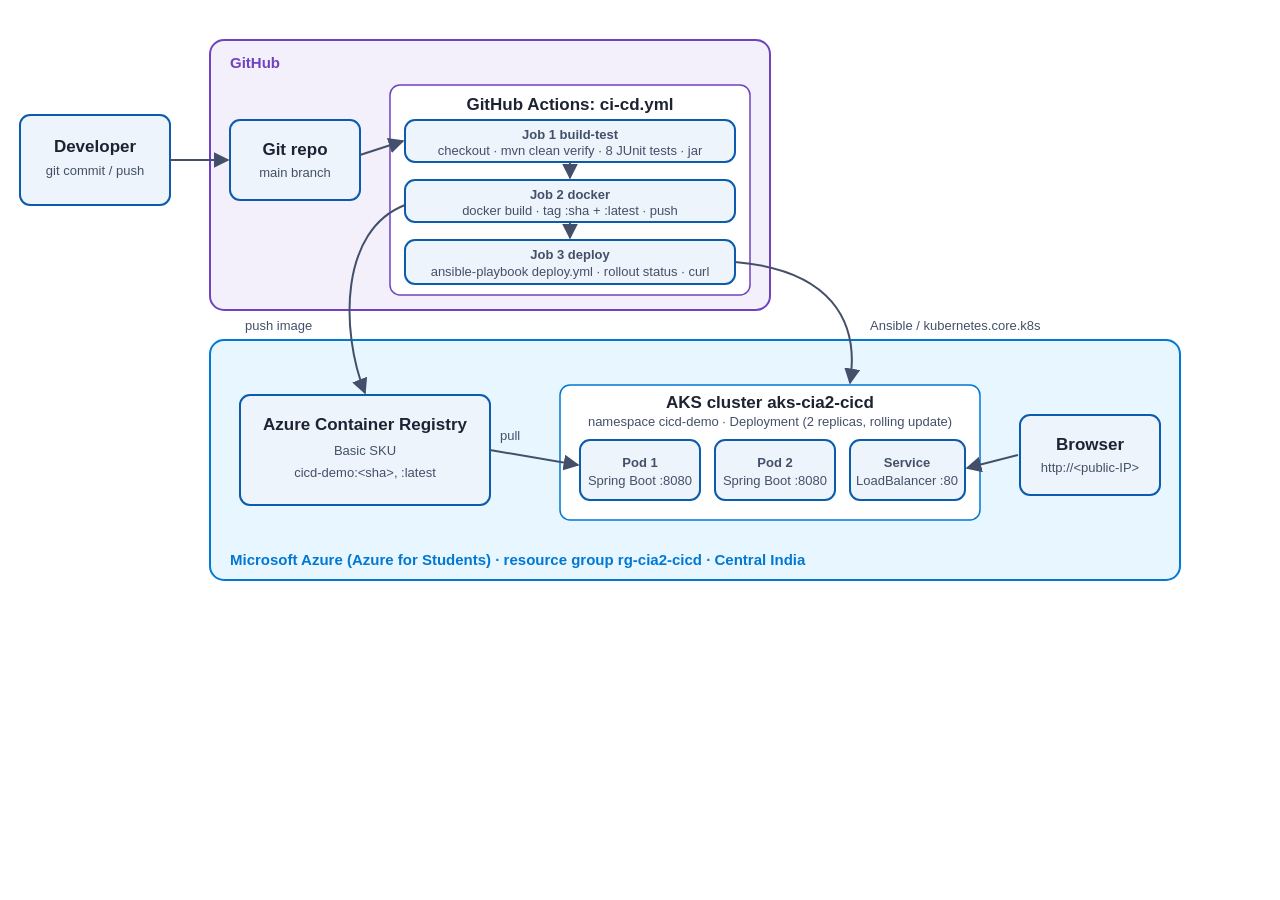
<file: docs/architecture.html>
<!DOCTYPE html>
<html><head><meta charset="utf-8"><title>Architecture</title>
<style>
  body{margin:0;background:#fff;font-family:Segoe UI,Arial,sans-serif}
  svg text{font-family:Segoe UI,Arial,sans-serif}
</style></head>
<body>
<svg width="1200" height="600" viewBox="0 0 1200 600" xmlns="http://www.w3.org/2000/svg">
  <defs>
    <marker id="a" viewBox="0 0 10 10" refX="9" refY="5" markerWidth="8" markerHeight="8" orient="auto">
      <path d="M0,0 L10,5 L0,10 z" fill="#44506a"/></marker>
  </defs>
  <style>
    .box{fill:#eef4fb;stroke:#0b5cad;stroke-width:2;rx:10}
    .az{fill:#e8f6ff;stroke:#0078d4;stroke-width:2}
    .gh{fill:#f3f0fb;stroke:#6f42c1;stroke-width:2}
    .t{font-size:17px;font-weight:600;fill:#1d2333}
    .s{font-size:13px;fill:#44506a}
    .l{stroke:#44506a;stroke-width:2;fill:none;marker-end:url(#a)}
    .h{font-size:15px;font-weight:700}
  </style>

  <!-- Developer -->
  <rect x="20" y="115" width="150" height="90" rx="10" class="box"/>
  <text x="95" y="152" text-anchor="middle" class="t">Developer</text>
  <text x="95" y="175" text-anchor="middle" class="s">git commit / push</text>

  <!-- GitHub -->
  <rect x="210" y="40" width="560" height="270" rx="14" class="gh"/>
  <text x="230" y="68" class="h" fill="#6f42c1">GitHub</text>
  <rect x="230" y="120" width="130" height="80" rx="10" class="box"/>
  <text x="295" y="155" text-anchor="middle" class="t">Git repo</text>
  <text x="295" y="177" text-anchor="middle" class="s">main branch</text>

  <rect x="390" y="85" width="360" height="210" rx="10" fill="#fff" stroke="#6f42c1" stroke-width="1.5"/>
  <text x="570" y="110" text-anchor="middle" class="t">GitHub Actions: ci-cd.yml</text>
  <rect x="405" y="120" width="330" height="42" rx="8" class="box"/>
  <text x="570" y="139" text-anchor="middle" class="s" font-weight="600">Job 1  build-test</text>
  <text x="570" y="155" text-anchor="middle" class="s">checkout · mvn clean verify · 8 JUnit tests · jar</text>
  <rect x="405" y="180" width="330" height="42" rx="8" class="box"/>
  <text x="570" y="199" text-anchor="middle" class="s" font-weight="600">Job 2  docker</text>
  <text x="570" y="215" text-anchor="middle" class="s">docker build · tag :sha + :latest · push</text>
  <rect x="405" y="240" width="330" height="44" rx="8" class="box"/>
  <text x="570" y="259" text-anchor="middle" class="s" font-weight="600">Job 3  deploy</text>
  <text x="570" y="276" text-anchor="middle" class="s">ansible-playbook deploy.yml · rollout status · curl</text>

  <!-- Azure -->
  <rect x="210" y="340" width="970" height="240" rx="14" class="az"/>
  <text x="230" y="565" class="h" fill="#0078d4">Microsoft Azure (Azure for Students) · resource group rg-cia2-cicd · Central India</text>
  <rect x="240" y="395" width="250" height="110" rx="10" class="box"/>
  <text x="365" y="430" text-anchor="middle" class="t">Azure Container Registry</text>
  <text x="365" y="455" text-anchor="middle" class="s">Basic SKU</text>
  <text x="365" y="477" text-anchor="middle" class="s">cicd-demo:&lt;sha&gt;, :latest</text>

  <rect x="560" y="385" width="420" height="135" rx="10" fill="#fff" stroke="#0078d4" stroke-width="1.5"/>
  <text x="770" y="408" text-anchor="middle" class="t">AKS cluster aks-cia2-cicd</text>
  <text x="770" y="426" text-anchor="middle" class="s">namespace cicd-demo · Deployment (2 replicas, rolling update)</text>
  <rect x="580" y="440" width="120" height="60" rx="8" class="box"/>
  <text x="640" y="467" text-anchor="middle" class="s" font-weight="600">Pod 1</text>
  <text x="640" y="485" text-anchor="middle" class="s">Spring Boot :8080</text>
  <rect x="715" y="440" width="120" height="60" rx="8" class="box"/>
  <text x="775" y="467" text-anchor="middle" class="s" font-weight="600">Pod 2</text>
  <text x="775" y="485" text-anchor="middle" class="s">Spring Boot :8080</text>
  <rect x="850" y="440" width="115" height="60" rx="8" class="box"/>
  <text x="907" y="467" text-anchor="middle" class="s" font-weight="600">Service</text>
  <text x="907" y="485" text-anchor="middle" class="s">LoadBalancer :80</text>

  <rect x="1020" y="415" width="140" height="80" rx="10" class="box"/>
  <text x="1090" y="450" text-anchor="middle" class="t">Browser</text>
  <text x="1090" y="472" text-anchor="middle" class="s">http://&lt;public-IP&gt;</text>

  <!-- arrows -->
  <path d="M170 160 L228 160" class="l"/>
  <path d="M360 155 L403 141" class="l"/>
  <path d="M570 222 L570 238" class="l"/>
  <path d="M570 162 L570 178" class="l"/>
  <path d="M405 205 C340 230 340 330 365 393" class="l"/>
  <path d="M735 262 C830 270 860 320 850 383" class="l"/>
  <path d="M490 450 L578 465" class="l"/>
  <path d="M1018 455 L967 468" class="l"/>
  <text x="245" y="330" class="s">push image</text>
  <text x="870" y="330" class="s">Ansible / kubernetes.core.k8s</text>
  <text x="500" y="440" class="s">pull</text>
</svg>
</body></html>
</file>
